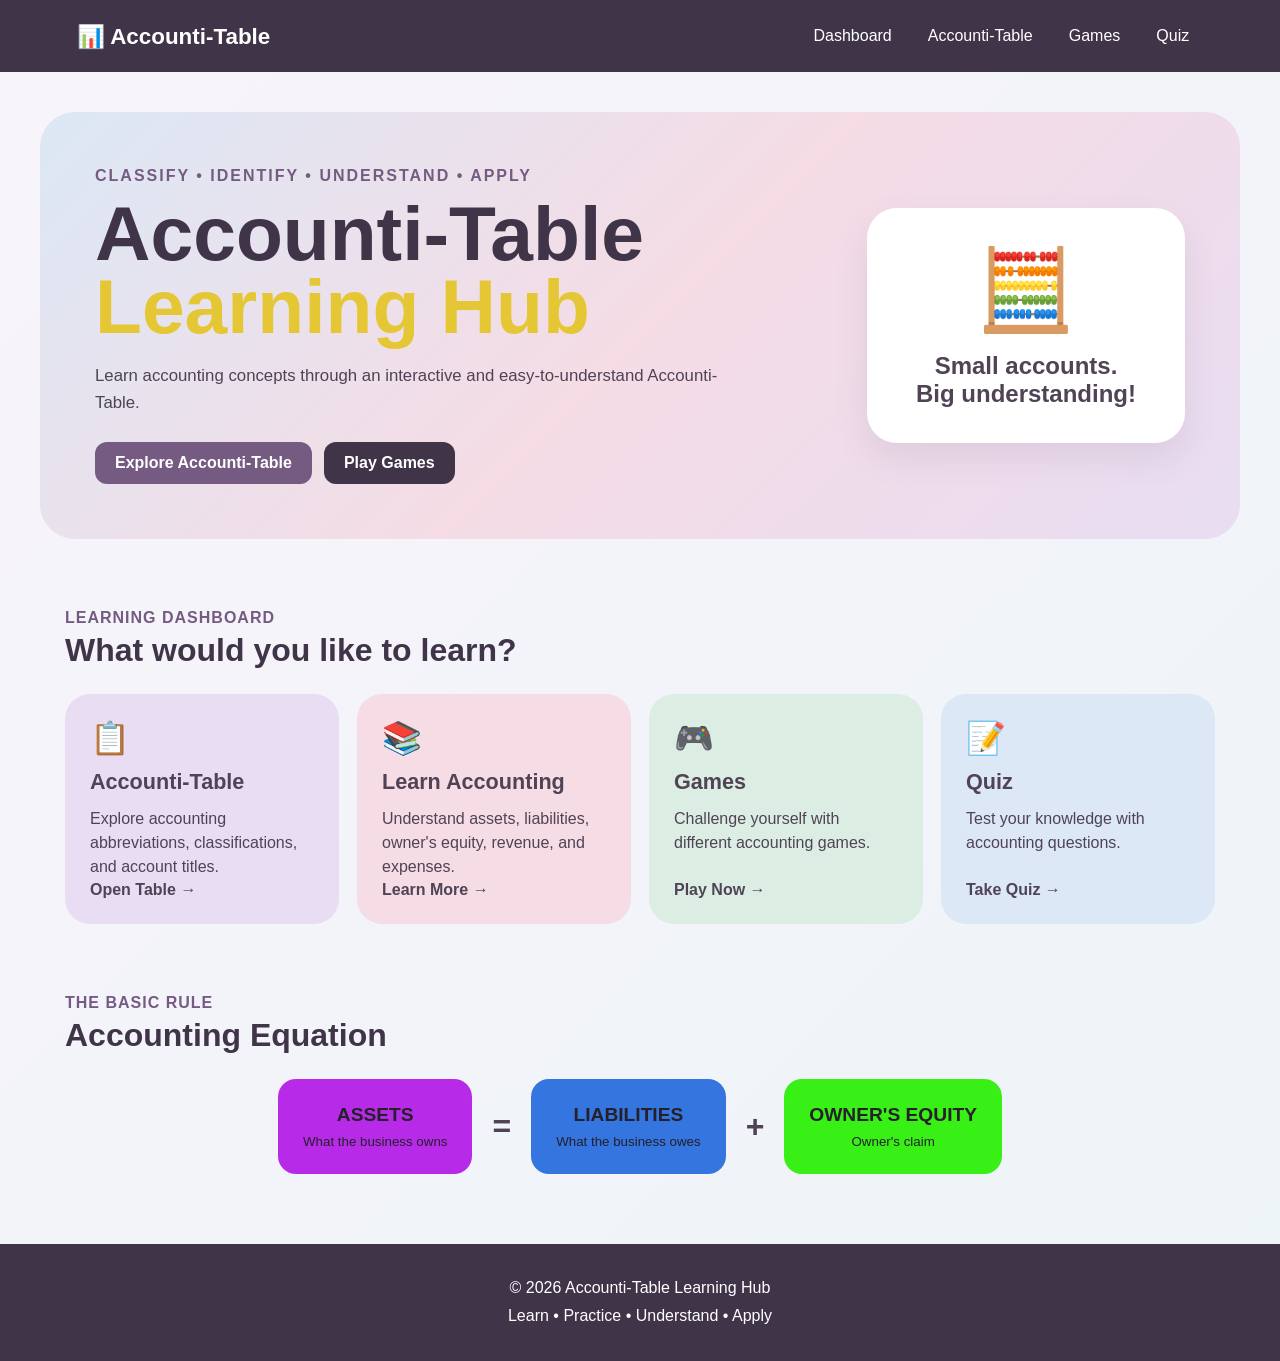
<file: index.html>
<!DOCTYPE html>
<html lang="en">
<head>
    <meta charset="UTF-8">
    <meta name="viewport" content="width=device-width, initial-scale=1.0">
    <title>Accounti-Table Learning Hub</title>
    <link rel="stylesheet" href="style.css">
</head>

<body>

<header>
    <div class="logo">📊 Accounti-Table</div>

    <nav>
        <a href="index.html">Dashboard</a>
        <a href="accountitable.html">Accounti-Table</a>
        <a href="games.html">Games</a>
        <a href="quizzes.html">Quiz</a>
    </nav>
</header>

<main>

<section class="hero">
    <div>
        <p class="tag">CLASSIFY • IDENTIFY • UNDERSTAND • APPLY</p>
        <h1>Accounti-Table<br><span>Learning Hub</span></h1>
        <p>
            Learn accounting concepts through an interactive and
            easy-to-understand Accounti-Table.
        </p>

        <div class="hero-buttons">
            <a href="accountitable.html" class="btn">Explore Accounti-Table</a>
            <a href="games.html" class="btn secondary">Play Games</a>
        </div>
    </div>

    <div class="hero-card">
        <div class="calculator">🧮</div>
        <h2>Small accounts.</h2>
        <h2>Big understanding!</h2>
    </div>
</section>


<section class="section">
    <div class="section-title">
        <p>LEARNING DASHBOARD</p>
        <h2>What would you like to learn?</h2>
    </div>

    <div class="dashboard-grid">

        <a href="accountitable.html" class="dashboard-card asset-card">
            <div class="card-icon">📋</div>
            <h3>Accounti-Table</h3>
            <p>Explore accounting abbreviations, classifications, and account titles.</p>
            <span>Open Table →</span>
        </a>

        <a href="accountitable.html#lessons" class="dashboard-card lesson-card">
            <div class="card-icon">📚</div>
            <h3>Learn Accounting</h3>
            <p>Understand assets, liabilities, owner's equity, revenue, and expenses.</p>
            <span>Learn More →</span>
        </a>

        <a href="games.html" class="dashboard-card game-card">
            <div class="card-icon">🎮</div>
            <h3>Games</h3>
            <p>Challenge yourself with different accounting games.</p>
            <span>Play Now →</span>
        </a>

        <a href="quizzes.html" class="dashboard-card quiz-card">
            <div class="card-icon">📝</div>
            <h3>Quiz</h3>
            <p>Test your knowledge with accounting questions.</p>
            <span>Take Quiz →</span>
        </a>

    </div>
</section>


<section class="equation-section">
    <div class="section-title">
        <p>THE BASIC RULE</p>
        <h2>Accounting Equation</h2>
    </div>

    <div class="equation">
        <div class="equation-box assets">
            <strong>ASSETS</strong>
            <small>What the business owns</small>
        </div>

        <span>=</span>

        <div class="equation-box liabilities">
            <strong>LIABILITIES</strong>
            <small>What the business owes</small>
        </div>

        <span>+</span>

        <div class="equation-box equity">
            <strong>OWNER'S EQUITY</strong>
            <small>Owner's claim</small>
        </div>
    </div>
</section>

</main>


<footer>
    <p>© 2026 Accounti-Table Learning Hub</p>
    <p>Learn • Practice • Understand • Apply</p>
</footer>

<script src="script.js"></script>
</body>
</html>
</file>
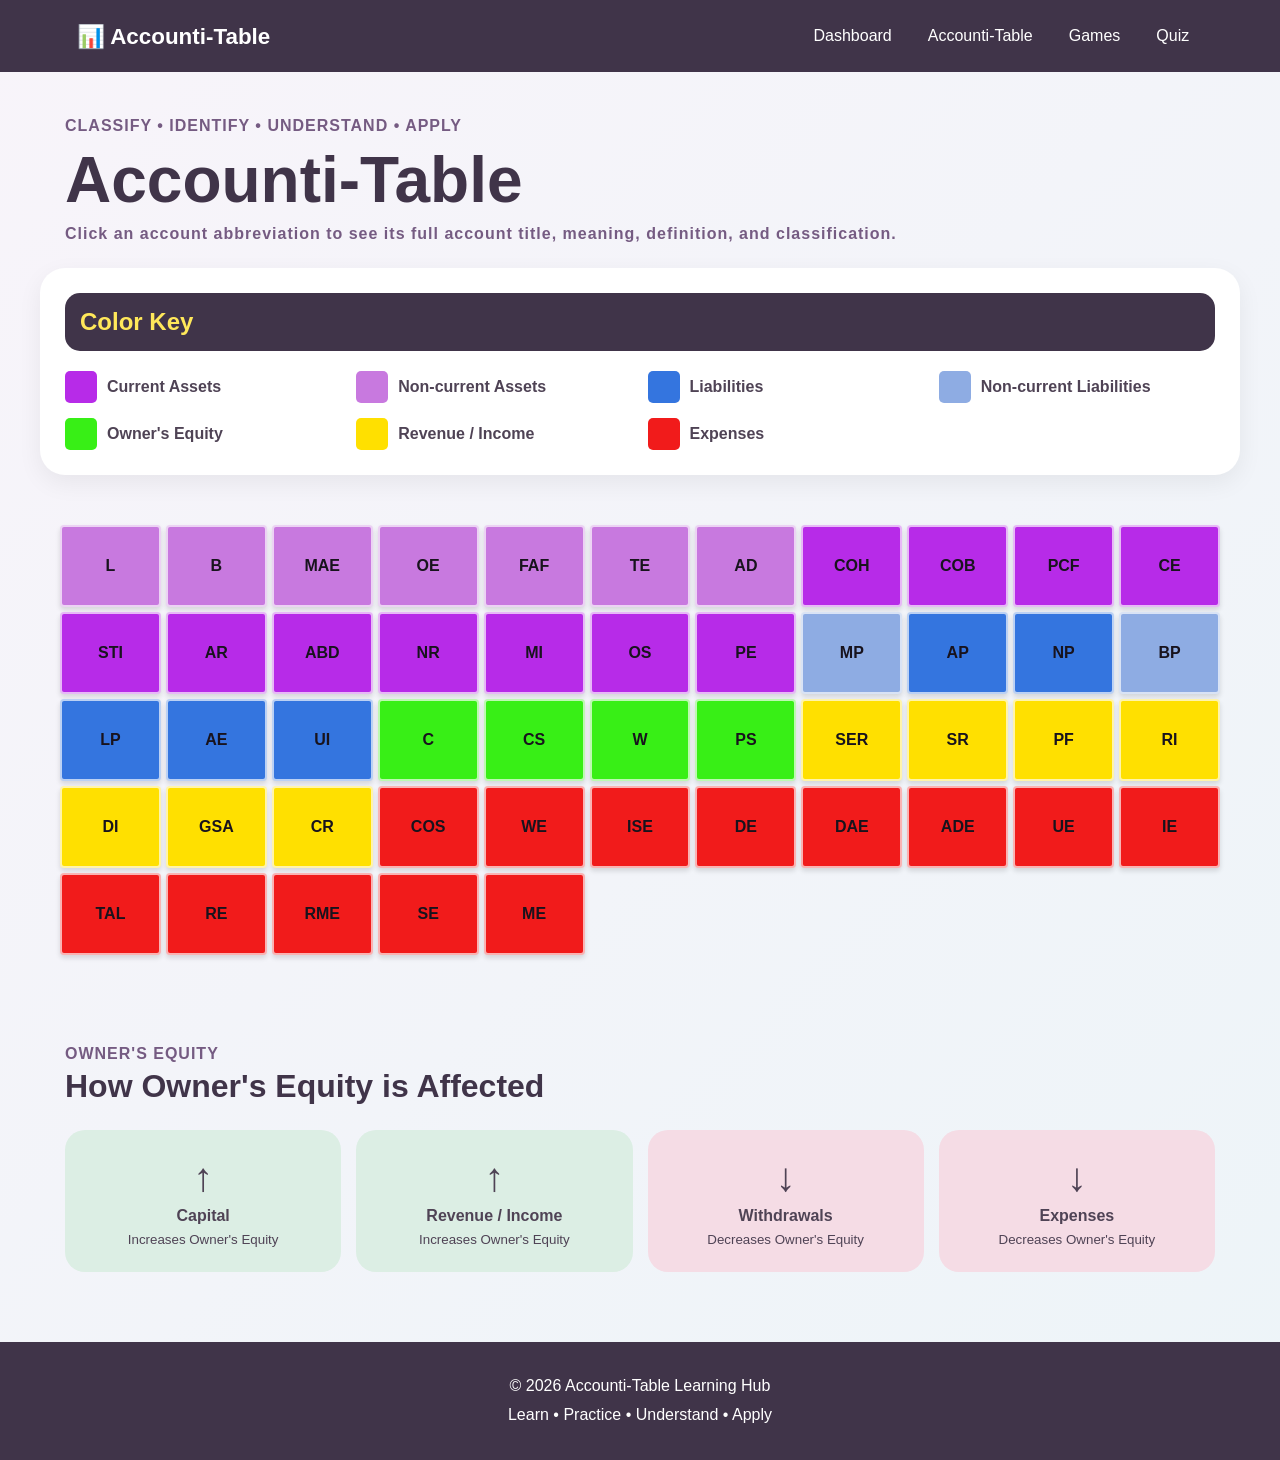
<file: accountitable.html>
<!DOCTYPE html>
<html lang="en">
<head>
    <meta charset="UTF-8">
    <meta name="viewport" content="width=device-width, initial-scale=1.0">

    <title>Accounti-Table</title>

    <link rel="stylesheet" href="style.css">
</head>

<body>

<header>

    <div class="logo">
        📊 Accounti-Table
    </div>

    <nav>
        <a href="index.html">Dashboard</a>
        <a href="accountitable.html">Accounti-Table</a>
        <a href="games.html">Games</a>
        <a href="quizzes.html">Quiz</a>
    </nav>

</header>


<main>

<!-- PAGE TITLE -->

<section class="page-heading">

    <p>CLASSIFY • IDENTIFY • UNDERSTAND • APPLY</p>

    <h1>Accounti-Table</h1>

    <p>
        Click an account abbreviation to see its full account title,
        meaning, definition, and classification.
    </p>

</section>


<!-- COLOR KEY -->

<section class="reference-section">

    <h2>Color Key</h2>

    <div class="color-key">

        <div>
            <span class="color-box current-assets"></span>
            <p>Current Assets</p>
        </div>

        <div>
            <span class="color-box noncurrent-assets"></span>
            <p>Non-current Assets</p>
        </div>

        <div>
            <span class="color-box liabilities"></span>
            <p>Liabilities</p>
        </div>

        <div>
            <span class="color-box noncurrent-liabilities"></span>
            <p>Non-current Liabilities</p>
        </div>

        <div>
            <span class="color-box equity"></span>
            <p>Owner's Equity</p>
        </div>

        <div>
            <span class="color-box revenue"></span>
            <p>Revenue / Income</p>
        </div>

        <div>
            <span class="color-box expenses"></span>
            <p>Expenses</p>
        </div>

    </div>

</section>



<!-- ACCOUNT TABLE -->

<section class="table-section">

    <div class="account-table">


        <!-- =========================
             NON-CURRENT ASSETS
        ========================== -->

        <div class="account-card noncurrent-assets"
             data-code="L"
             data-title="Land"
             data-class="Non-current Asset"
             data-definition="Land is a property owned by a business. It may be used for business operations or held as an investment.">
            L
        </div>


        <div class="account-card noncurrent-assets"
             data-code="B"
             data-title="Building"
             data-class="Non-current Asset"
             data-definition="A building is a structure owned and used by a business for its operations.">
            B
        </div>


        <div class="account-card noncurrent-assets"
             data-code="MAE"
             data-title="Machinery and Equipment"
             data-class="Non-current Asset"
             data-definition="Machinery and equipment are long-term resources used by a business in producing goods or providing services.">
            MAE
        </div>


        <div class="account-card noncurrent-assets"
             data-code="OE"
             data-title="Office Equipment"
             data-class="Non-current Asset"
             data-definition="Office equipment consists of long-term equipment used in the daily administrative operations of a business.">
            OE
        </div>


        <div class="account-card noncurrent-assets"
             data-code="FAF"
             data-title="Furniture and Fixture"
             data-class="Non-current Asset"
             data-definition="Furniture and fixtures are long-term physical assets used in the operation and furnishing of a business.">
            FAF
        </div>


        <div class="account-card noncurrent-assets"
             data-code="TE"
             data-title="Transportation Equipment"
             data-class="Non-current Asset"
             data-definition="Transportation equipment includes vehicles and other equipment used to transport people or goods for business purposes.">
            TE
        </div>


        <div class="account-card noncurrent-assets"
             data-code="AD"
             data-title="Accumulated Depreciation"
             data-class="Contra Asset"
             data-definition="Accumulated depreciation represents the total depreciation charged against a long-term asset since it was acquired.">
            AD
        </div>



        <!-- =========================
             CURRENT ASSETS
        ========================== -->

        <div class="account-card current-assets"
             data-code="COH"
             data-title="Cash on Hand"
             data-class="Current Asset"
             data-definition="Cash on hand refers to physical money available in the business, such as bills and coins.">
            COH
        </div>


        <div class="account-card current-assets"
             data-code="COB"
             data-title="Cash on Bank"
             data-class="Current Asset"
             data-definition="Cash on bank refers to money deposited in a bank account that is available for the business to use.">
            COB
        </div>


        <div class="account-card current-assets"
             data-code="PCF"
             data-title="Petty Cash Fund"
             data-class="Current Asset"
             data-definition="Petty cash is a small amount of money kept by a business for minor and immediate expenses.">
            PCF
        </div>


        <div class="account-card current-assets"
             data-code="CE"
             data-title="Cash Equivalent"
             data-class="Current Asset"
             data-definition="Cash equivalents are short-term, highly liquid investments that can easily be converted into cash.">
            CE
        </div>


        <div class="account-card current-assets"
             data-code="STI"
             data-title="Short-Term Investment"
             data-class="Current Asset"
             data-definition="Short-term investments are investments expected to be converted into cash or used within a short period, usually within one year.">
            STI
        </div>


        <div class="account-card current-assets"
             data-code="AR"
             data-title="Accounts Receivable"
             data-class="Current Asset"
             data-definition="Accounts receivable represents money owed to the business by customers who purchased goods or services on credit.">
            AR
        </div>


        <div class="account-card current-assets"
             data-code="ABD"
             data-title="Allowance for Bad Debts"
             data-class="Contra Asset"
             data-definition="Allowance for bad debts is an estimate of the amount of accounts receivable that may not be collected.">
            ABD
        </div>


        <div class="account-card current-assets"
             data-code="NR"
             data-title="Notes Receivable"
             data-class="Current Asset"
             data-definition="Notes receivable represents amounts owed to the business supported by a written promise to pay.">
            NR
        </div>


        <div class="account-card current-assets"
             data-code="MI"
             data-title="Merchandise Inventory"
             data-class="Current Asset"
             data-definition="Merchandise inventory consists of goods purchased by a business for resale to customers.">
            MI
        </div>


        <div class="account-card current-assets"
             data-code="OS"
             data-title="Office Supplies"
             data-class="Current Asset"
             data-definition="Office supplies are materials used in the daily administrative activities of a business.">
            OS
        </div>


        <div class="account-card current-assets"
             data-code="PE"
             data-title="Prepaid Expense"
             data-class="Current Asset"
             data-definition="Prepaid expenses are payments made in advance for goods or services that will benefit the business in the future.">
            PE
        </div>



        <!-- =========================
             LIABILITIES
        ========================== -->

        <div class="account-card noncurrent-liabilities"
             data-code="MP"
             data-title="Mortgage Payable"
             data-class="Non-current Liability"
             data-definition="Mortgage payable is a long-term debt secured by property that the business must pay in the future.">
            MP
        </div>


        <div class="account-card liabilities"
             data-code="AP"
             data-title="Accounts Payable"
             data-class="Current Liability"
             data-definition="Accounts payable represents amounts the business owes to suppliers for goods or services purchased on credit.">
            AP
        </div>


        <div class="account-card liabilities"
             data-code="NP"
             data-title="Notes Payable"
             data-class="Liability"
             data-definition="Notes payable represents a written promise by the business to pay a specific amount of money at a future date.">
            NP
        </div>


        <div class="account-card noncurrent-liabilities"
             data-code="BP"
             data-title="Bonds Payable"
             data-class="Non-current Liability"
             data-definition="Bonds payable represent long-term amounts borrowed by a business through the issuance of bonds.">
            BP
        </div>


        <div class="account-card liabilities"
             data-code="LP"
             data-title="Loan Payable"
             data-class="Liability"
             data-definition="Loan payable represents money borrowed by the business that must be repaid to a lender.">
            LP
        </div>


        <div class="account-card liabilities"
             data-code="AE"
             data-title="Accrued Expense"
             data-class="Current Liability"
             data-definition="Accrued expenses are expenses already incurred by the business but not yet paid.">
            AE
        </div>


        <div class="account-card liabilities"
             data-code="UI"
             data-title="Unearned Income"
             data-class="Liability"
             data-definition="Unearned income is money received by a business before the related goods or services have been provided.">
            UI
        </div>



        <!-- =========================
             OWNER'S EQUITY
        ========================== -->

        <div class="account-card equity"
             data-code="C"
             data-title="Capital"
             data-class="Owner's Equity"
             data-definition="Capital represents the owner's investment or claim in the business.">
            C
        </div>


        <div class="account-card equity"
             data-code="CS"
             data-title="Common Stock"
             data-class="Owner's Equity"
             data-definition="Common stock represents ownership in a corporation and gives shareholders a claim on the company's net assets.">
            CS
        </div>


        <div class="account-card equity"
             data-code="W"
             data-title="Withdrawals"
             data-class="Owner's Equity"
             data-definition="Withdrawals are amounts or assets taken by the owner for personal use. Withdrawals decrease owner's equity.">
            W
        </div>


        <div class="account-card equity"
             data-code="PS"
             data-title="Preferred Stock"
             data-class="Owner's Equity"
             data-definition="Preferred stock represents ownership in a corporation and generally gives shareholders preference over common shareholders in certain claims.">
            PS
        </div>



        <!-- =========================
             REVENUE / INCOME
        ========================== -->

        <div class="account-card revenue"
             data-code="SER"
             data-title="Service Revenue"
             data-class="Revenue / Income"
             data-definition="Service revenue is income earned by providing services to customers.">
            SER
        </div>


        <div class="account-card revenue"
             data-code="SR"
             data-title="Sales Revenue"
             data-class="Revenue / Income"
             data-definition="Sales revenue is income earned from selling goods or merchandise to customers.">
            SR
        </div>


        <div class="account-card revenue"
             data-code="PF"
             data-title="Professional Fees"
             data-class="Revenue / Income"
             data-definition="Professional fees are amounts earned by professionals for services they provide to clients.">
            PF
        </div>


        <div class="account-card revenue"
             data-code="RI"
             data-title="Rent Income"
             data-class="Revenue / Income"
             data-definition="Rent income is money earned by a business from allowing others to use its property.">
            RI
        </div>


        <div class="account-card revenue"
             data-code="DI"
             data-title="Dividend Income"
             data-class="Revenue / Income"
             data-definition="Dividend income is income received from investments in shares of another company.">
            DI
        </div>


        <div class="account-card revenue"
             data-code="GSA"
             data-title="Gain on Sales of Assets"
             data-class="Revenue / Income"
             data-definition="Gain on sale of assets occurs when a long-term asset is sold for more than its recorded book value.">
            GSA
        </div>


        <div class="account-card revenue"
             data-code="CR"
             data-title="Commission Revenue"
             data-class="Revenue / Income"
             data-definition="Commission revenue is income earned for providing services or facilitating transactions for another party.">
            CR
        </div>



        <!-- =========================
             EXPENSES
        ========================== -->

        <div class="account-card expenses"
             data-code="COS"
             data-title="Cost of Sales"
             data-class="Expense"
             data-definition="Cost of sales represents the cost of merchandise or goods that have been sold to customers.">
            COS
        </div>


        <div class="account-card expenses"
             data-code="WE"
             data-title="Wages Expense"
             data-class="Expense"
             data-definition="Wages expense represents the cost of employee labor paid or owed by the business.">
            WE
        </div>


        <div class="account-card expenses"
             data-code="ISE"
             data-title="Insurance Expense"
             data-class="Expense"
             data-definition="Insurance expense is the cost incurred for insurance coverage during an accounting period.">
            ISE
        </div>


        <div class="account-card expenses"
             data-code="DE"
             data-title="Depreciation Expense"
             data-class="Expense"
             data-definition="Depreciation expense is the portion of the cost of a long-term asset allocated as an expense over its useful life.">
            DE
        </div>


        <div class="account-card expenses"
             data-code="DAE"
             data-title="Doubtful Account Expense"
             data-class="Expense"
             data-definition="Doubtful account expense represents the estimated amount of credit sales that may not be collected.">
            DAE
        </div>


        <div class="account-card expenses"
             data-code="ADE"
             data-title="Advertising Expense"
             data-class="Expense"
             data-definition="Advertising expense is the cost of promoting the products, services, or business to customers.">
            ADE
        </div>


        <div class="account-card expenses"
             data-code="UE"
             data-title="Utilities Expense"
             data-class="Expense"
             data-definition="Utilities expense represents costs for services such as electricity, water, internet, or similar utilities used by the business.">
            UE
        </div>


        <div class="account-card expenses"
             data-code="IE"
             data-title="Interest Expense"
             data-class="Expense"
             data-definition="Interest expense is the cost incurred from borrowing money.">
            IE
        </div>


        <div class="account-card expenses"
             data-code="TAL"
             data-title="Taxes and License Expense"
             data-class="Expense"
             data-definition="Taxes and license expense represents costs paid for taxes, permits, and business licenses.">
            TAL
        </div>


        <div class="account-card expenses"
             data-code="RE"
             data-title="Rent Expense"
             data-class="Expense"
             data-definition="Rent expense is the cost of using property or facilities owned by another party.">
            RE
        </div>


        <div class="account-card expenses"
             data-code="RME"
             data-title="Repairs and Maintenance Expense"
             data-class="Expense"
             data-definition="Repairs and maintenance expense represents costs incurred to maintain or repair business property and equipment.">
            RME
        </div>


        <div class="account-card expenses"
             data-code="SE"
             data-title="Supplies Expense"
             data-class="Expense"
             data-definition="Supplies expense represents the cost of supplies that have been used during the accounting period.">
            SE
        </div>


        <div class="account-card expenses"
             data-code="ME"
             data-title="Miscellaneous Expense"
             data-class="Expense"
             data-definition="Miscellaneous expense represents small or other expenses that do not belong to a specific expense category.">
            ME
        </div>

    </div>

</section>



<!-- OWNER'S EQUITY EFFECT -->

<section class="equity-effect">

    <div class="section-title">

        <p>OWNER'S EQUITY</p>

        <h2>How Owner's Equity is Affected</h2>

    </div>


    <div class="effect-grid">

        <div class="effect increase">

            <span>↑</span>

            <strong>Capital</strong>

            <small>
                Increases Owner's Equity
            </small>

        </div>


        <div class="effect increase">

            <span>↑</span>

            <strong>Revenue / Income</strong>

            <small>
                Increases Owner's Equity
            </small>

        </div>


        <div class="effect decrease">

            <span>↓</span>

            <strong>Withdrawals</strong>

            <small>
                Decreases Owner's Equity
            </small>

        </div>


        <div class="effect decrease">

            <span>↓</span>

            <strong>Expenses</strong>

            <small>
                Decreases Owner's Equity
            </small>

        </div>

    </div>

</section>

</main>



<!-- =========================
     ACCOUNT INFORMATION POPUP
========================== -->

<div id="accountModal" class="modal">

    <div class="modal-content">

        <button class="close-modal">
            &times;
        </button>


        <div class="modal-icon">
            📚
        </div>


        <p>ACCOUNT ABBREVIATION</p>

        <h2 id="modalCode">
            L
        </h2>


        <h3 id="modalTitle">
            Land
        </h3>


        <div class="modal-divider"></div>


        <div class="modal-info">

            <strong>Meaning</strong>

            <p id="modalDefinition">
                Land is a property owned by a business.
            </p>

        </div>


        <div class="modal-info">

            <strong>Classification</strong>

            <span id="modalClass">
                Non-current Asset
            </span>

        </div>

    </div>

</div>



<footer>

    <p>
        © 2026 Accounti-Table Learning Hub
    </p>

    <p>
        Learn • Practice • Understand • Apply
    </p>

</footer>



<script>

    /*
    ==========================================
    ACCOUNT BOX CLICK FUNCTION
    ==========================================
    */

    const accountCards =
        document.querySelectorAll(".account-card");

    const modal =
        document.getElementById("accountModal");

    const modalCode =
        document.getElementById("modalCode");

    const modalTitle =
        document.getElementById("modalTitle");

    const modalDefinition =
        document.getElementById("modalDefinition");

    const modalClass =
        document.getElementById("modalClass");

    const closeModal =
        document.querySelector(".close-modal");


    accountCards.forEach(card => {

        card.addEventListener("click", function () {

            /*
            Get information from
            the clicked account box.
            */

            const code =
                this.getAttribute("data-code");

            const title =
                this.getAttribute("data-title");

            const definition =
                this.getAttribute("data-definition");

            const classification =
                this.getAttribute("data-class");


            /*
            Put the information
            inside the popup.
            */

            modalCode.textContent = code;

            modalTitle.textContent = title;

            modalDefinition.textContent =
                definition;

            modalClass.textContent =
                classification;


            /*
            Show popup.
            */

            modal.classList.add("show");

        });

    });


    /*
    CLOSE POPUP
    */

    closeModal.addEventListener("click", function () {

        modal.classList.remove("show");

    });


    /*
    CLOSE WHEN CLICKING
    OUTSIDE THE POPUP
    */

    modal.addEventListener("click", function (event) {

        if (event.target === modal) {

            modal.classList.remove("show");

        }

    });


    /*
    CLOSE USING ESC KEY
    */

    document.addEventListener("keydown", function (event) {

        if (event.key === "Escape") {

            modal.classList.remove("show");

        }

    });

</script>


</body>
</html>
</file>
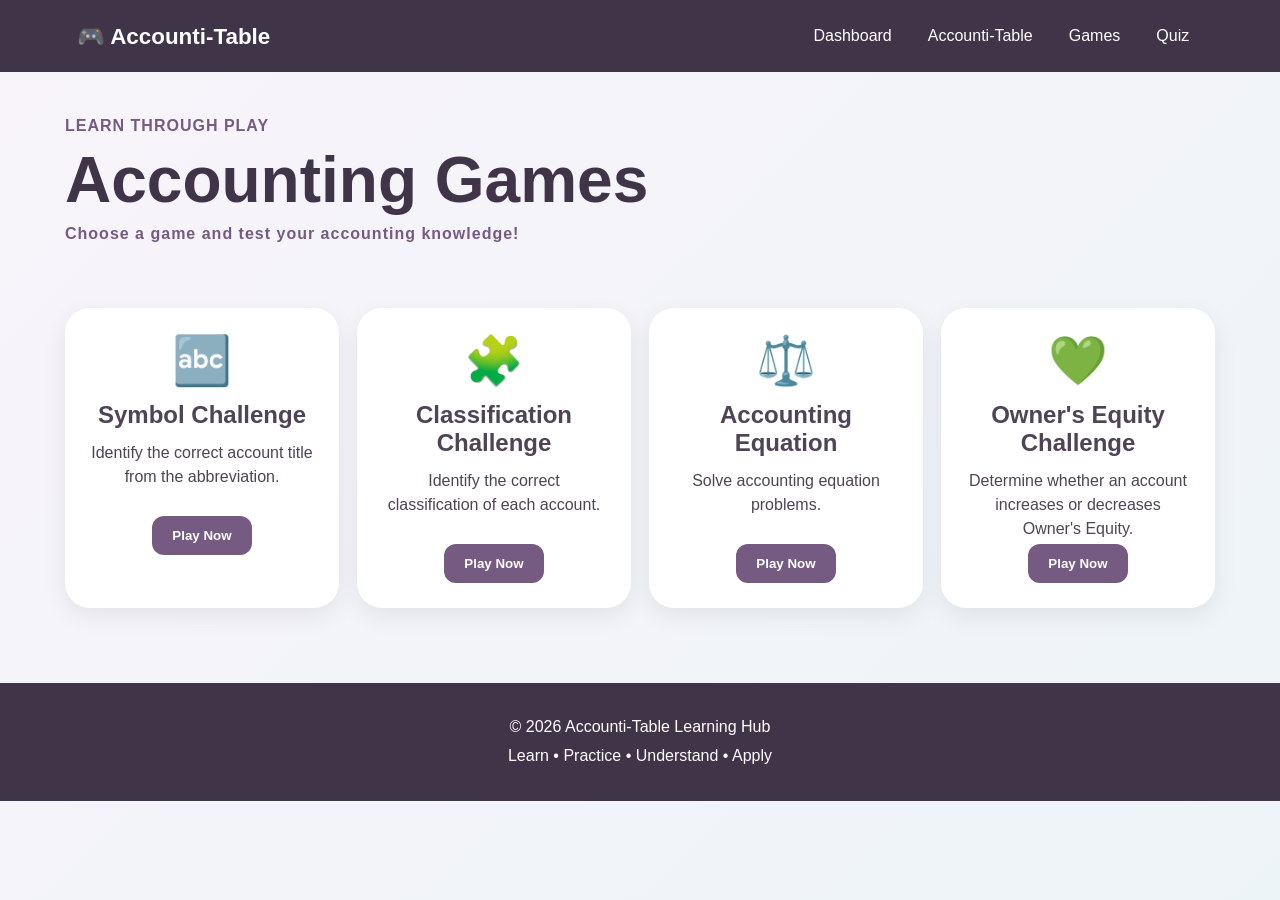
<file: games.html>
<!DOCTYPE html>
<html lang="en">

<head>
    <meta charset="UTF-8">
    <meta name="viewport" content="width=device-width, initial-scale=1.0">

    <title>Accounti-Table Games</title>

    <link rel="stylesheet" href="style.css">
</head>


<body>

<header>

    <div class="logo">
        🎮 Accounti-Table
    </div>

    <nav>
        <a href="index.html">Dashboard</a>
        <a href="accountitable.html">Accounti-Table</a>
        <a href="games.html">Games</a>
        <a href="quizzes.html">Quiz</a>
    </nav>

</header>


<main>

<section class="page-heading">

    <p>LEARN THROUGH PLAY</p>

    <h1>Accounting Games</h1>

    <p>
        Choose a game and test your accounting knowledge!
    </p>

</section>



<!-- =========================
     GAME CATEGORIES
========================== -->

<section id="gameMenu" class="game-menu">


    <div class="game-choice">

        <div>🔤</div>

        <h2>Symbol Challenge</h2>

        <p>
            Identify the correct account title
            from the abbreviation.
        </p>

        <button onclick="chooseGame('symbol')">
            Play Now
        </button>

    </div>



    <div class="game-choice">

        <div>🧩</div>

        <h2>Classification Challenge</h2>

        <p>
            Identify the correct classification
            of each account.
        </p>

        <button onclick="chooseGame('classification')">
            Play Now
        </button>

    </div>



    <div class="game-choice">

        <div>⚖️</div>

        <h2>Accounting Equation</h2>

        <p>
            Solve accounting equation problems.
        </p>

        <button onclick="chooseGame('equation')">
            Play Now
        </button>

    </div>



    <div class="game-choice">

        <div>💚</div>

        <h2>Owner's Equity Challenge</h2>

        <p>
            Determine whether an account increases
            or decreases Owner's Equity.
        </p>

        <button onclick="chooseGame('equity')">
            Play Now
        </button>

    </div>


</section>



<!-- =========================
     PLAYER NAME
========================== -->

<section id="playerSection" class="game-area hidden">

    <div class="player-box">

        <h2>Before we start...</h2>

        <p>
            Enter your name to begin the game.
        </p>

        <input
            type="text"
            id="playerName"
            placeholder="Enter your name"
        >

        <br>

        <button onclick="startGame()">
            Start Game →
        </button>

    </div>

</section>



<!-- =========================
     GAME QUESTIONS
========================== -->

<section id="questionSection" class="game-area hidden">

    <div class="game-panel">


        <div class="game-top">

            <span id="categoryName">
                Game
            </span>

            <span id="scoreDisplay">
                Score: 0
            </span>

        </div>


        <div id="questionNumber"
             class="question-number">
            Question 1
        </div>


        <h2 id="questionText">
            Question
        </h2>


        <div id="answerButtons"
             class="answer-grid">

        </div>


        <p id="feedback"
           class="feedback">
        </p>


        <button
            id="nextButton"
            class="next-btn hidden"
            onclick="nextQuestion()">

            Next →

        </button>

    </div>

</section>



<!-- =========================
     RESULT
========================== -->

<section id="resultSection"
         class="game-area hidden">

    <div class="result-box">

        <h2>🎉 Game Complete!</h2>

        <p id="resultText"></p>

        <br>

        <button onclick="location.reload()">
            Play Again
        </button>

        <br><br>

        <a href="index.html"
           class="btn secondary">

            Back to Dashboard

        </a>

    </div>

</section>

</main>



<footer>

    <p>
        © 2026 Accounti-Table Learning Hub
    </p>

    <p>
        Learn • Practice • Understand • Apply
    </p>

</footer>



<script>

/* ==========================================
   GAME QUESTIONS
========================================== */


const games = {


/* ==========================================
   SYMBOL CHALLENGE
========================================== */

symbol: [

    {
        question: "What does L stand for?",
        answers: [
            "Land",
            "Loan",
            "Liability",
            "License"
        ],
        correct: "Land"
    },


    {
        question: "What does AR stand for?",
        answers: [
            "Asset Revenue",
            "Accounts Receivable",
            "Accounts Revenue",
            "Accrued Revenue"
        ],
        correct: "Accounts Receivable"
    },


    {
        question: "What does AP stand for?",
        answers: [
            "Accounts Payable",
            "Asset Payable",
            "Accounts Purchase",
            "Accrued Property"
        ],
        correct: "Accounts Payable"
    },


    {
        question: "What does PCF stand for?",
        answers: [
            "Personal Cash Fund",
            "Petty Cash Fund",
            "Paid Cash Fund",
            "Petty Credit Fund"
        ],
        correct: "Petty Cash Fund"
    },


    {
        question: "What does NP stand for?",
        answers: [
            "Net Profit",
            "Notes Payable",
            "Non-current Property",
            "Notes Purchase"
        ],
        correct: "Notes Payable"
    },


    {
        question: "What does W stand for?",
        answers: [
            "Wages",
            "Withdrawals",
            "Work Expense",
            "Warranty"
        ],
        correct: "Withdrawals"
    },


    {
        question: "What does SER stand for?",
        answers: [
            "Service Revenue",
            "Sales Expense Revenue",
            "Service Expense Receivable",
            "Sales Earnings Revenue"
        ],
        correct: "Service Revenue"
    },


    {
        question: "What does COS stand for?",
        answers: [
            "Cost of Sales",
            "Cost of Supplies",
            "Cash on Sales",
            "Cost of Services"
        ],
        correct: "Cost of Sales"
    }

],



/* ==========================================
   CLASSIFICATION CHALLENGE
========================================== */

classification: [

    {
        question: "How is Accounts Receivable classified?",
        answers: [
            "Asset",
            "Liability",
            "Revenue",
            "Expense"
        ],
        correct: "Asset"
    },


    {
        question: "How is Accounts Payable classified?",
        answers: [
            "Asset",
            "Liability",
            "Revenue",
            "Expense"
        ],
        correct: "Liability"
    },


    {
        question: "How is Capital classified?",
        answers: [
            "Asset",
            "Liability",
            "Owner's Equity",
            "Expense"
        ],
        correct: "Owner's Equity"
    },


    {
        question: "How is Service Revenue classified?",
        answers: [
            "Asset",
            "Liability",
            "Revenue",
            "Expense"
        ],
        correct: "Revenue"
    },


    {
        question: "How is Wages Expense classified?",
        answers: [
            "Asset",
            "Liability",
            "Owner's Equity",
            "Expense"
        ],
        correct: "Expense"
    },


    {
        question: "How is Land classified?",
        answers: [
            "Revenue",
            "Expense",
            "Asset",
            "Liability"
        ],
        correct: "Asset"
    },


    {
        question: "How is Notes Payable classified?",
        answers: [
            "Asset",
            "Liability",
            "Revenue",
            "Expense"
        ],
        correct: "Liability"
    },


    {
        question: "How are Withdrawals classified?",
        answers: [
            "Owner's Equity",
            "Asset",
            "Revenue",
            "Liability"
        ],
        correct: "Owner's Equity"
    }

],



/* ==========================================
   ACCOUNTING EQUATION
========================================== */

equation: [

    {
        question:
        "If Assets are ₱100,000 and Liabilities are ₱40,000, what is Owner's Equity?",

        answers: [
            "₱40,000",
            "₱60,000",
            "₱100,000",
            "₱140,000"
        ],

        correct: "₱60,000"
    },


    {
        question:
        "If Assets are ₱250,000 and Owner's Equity is ₱150,000, what are Liabilities?",

        answers: [
            "₱50,000",
            "₱100,000",
            "₱150,000",
            "₱400,000"
        ],

        correct: "₱100,000"
    },


    {
        question:
        "Which accounting equation is correct?",

        answers: [
            "Assets = Liabilities + Owner's Equity",
            "Assets = Revenue + Expenses",
            "Equity = Assets + Liabilities",
            "Liabilities = Assets + Equity"
        ],

        correct:
        "Assets = Liabilities + Owner's Equity"
    },


    {
        question:
        "If Liabilities are ₱80,000 and Equity is ₱120,000, what are Assets?",

        answers: [
            "₱40,000",
            "₱80,000",
            "₱120,000",
            "₱200,000"
        ],

        correct: "₱200,000"
    },


    {
        question:
        "A business has Assets of ₱500,000 and Liabilities of ₱200,000. What is Equity?",

        answers: [
            "₱200,000",
            "₱300,000",
            "₱500,000",
            "₱700,000"
        ],

        correct: "₱300,000"
    },


    {
        question:
        "If Equity is ₱90,000 and Liabilities are ₱30,000, what are Assets?",

        answers: [
            "₱60,000",
            "₱90,000",
            "₱120,000",
            "₱150,000"
        ],

        correct: "₱120,000"
    }

],



/* ==========================================
   OWNER'S EQUITY
========================================== */

equity: [

    {
        question:
        "What happens to Owner's Equity when the owner invests additional capital?",

        answers: [
            "It increases",
            "It decreases",
            "It has no effect",
            "It becomes zero"
        ],

        correct: "It increases"
    },


    {
        question:
        "What happens to Owner's Equity when the owner makes a withdrawal?",

        answers: [
            "It increases",
            "It decreases",
            "It doubles",
            "It has no effect"
        ],

        correct: "It decreases"
    },


    {
        question:
        "What is the effect of revenue on Owner's Equity?",

        answers: [
            "It increases Equity",
            "It decreases Equity",
            "It has no effect",
            "It eliminates Equity"
        ],

        correct: "It increases Equity"
    },


    {
        question:
        "What is the effect of expenses on Owner's Equity?",

        answers: [
            "It increases Equity",
            "It decreases Equity",
            "It has no effect",
            "It doubles Equity"
        ],

        correct: "It decreases Equity"
    },


    {
        question:
        "Which account normally decreases Owner's Equity?",

        answers: [
            "Service Revenue",
            "Capital",
            "Withdrawals",
            "Sales Revenue"
        ],

        correct: "Withdrawals"
    },


    {
        question:
        "Which of the following increases Owner's Equity?",

        answers: [
            "Expenses",
            "Withdrawals",
            "Revenue",
            "Accounts Payable"
        ],

        correct: "Revenue"
    }

]

};



/* ==========================================
   GAME VARIABLES
========================================== */

let selectedGame = "";

let playerName = "";

let currentQuestion = 0;

let score = 0;



/* ==========================================
   CHOOSE GAME
========================================== */

function chooseGame(gameType) {

    selectedGame = gameType;

    document
        .getElementById("gameMenu")
        .classList.add("hidden");


    document
        .getElementById("playerSection")
        .classList.remove("hidden");

}



/* ==========================================
   START GAME
========================================== */

function startGame() {

    const nameInput =
        document.getElementById("playerName");


    if (nameInput.value.trim() === "") {

        alert("Please enter your name.");

        return;
    }


    playerName =
        nameInput.value.trim();


    currentQuestion = 0;

    score = 0;


    document
        .getElementById("playerSection")
        .classList.add("hidden");


    document
        .getElementById("questionSection")
        .classList.remove("hidden");


    showQuestion();

}



/* ==========================================
   SHOW QUESTION
========================================== */

function showQuestion() {

    const questions =
        games[selectedGame];


    const question =
        questions[currentQuestion];


    document
        .getElementById("categoryName")
        .textContent =
        getGameName();


    document
        .getElementById("scoreDisplay")
        .textContent =
        "Score: " + score;


    document
        .getElementById("questionNumber")
        .textContent =
        "Question " +
        (currentQuestion + 1) +
        " of " +
        questions.length;


    document
        .getElementById("questionText")
        .textContent =
        question.question;


    const answerButtons =
        document.getElementById(
            "answerButtons"
        );


    answerButtons.innerHTML = "";


    question.answers.forEach(answer => {

        const button =
            document.createElement("button");


        button.textContent = answer;

        button.className =
            "answer-btn";


        button.onclick = function() {

            checkAnswer(
                answer,
                question.correct
            );

        };


        answerButtons.appendChild(button);

    });


    document
        .getElementById("feedback")
        .textContent = "";


    document
        .getElementById("nextButton")
        .classList.add("hidden");

}



/* ==========================================
   CHECK ANSWER
========================================== */

function checkAnswer(
    selectedAnswer,
    correctAnswer
) {

    const buttons =
        document.querySelectorAll(
            "#answerButtons button"
        );


    buttons.forEach(button => {

        button.disabled = true;


        if (
            button.textContent ===
            correctAnswer
        ) {

            button.classList.add(
                "correct"
            );

        }

    });


    if (
        selectedAnswer ===
        correctAnswer
    ) {

        score++;


        document
            .getElementById("feedback")
            .textContent =
            "Correct! 🎉";


    } else {

        document
            .getElementById("feedback")
            .textContent =
            "Incorrect. The correct answer is " +
            correctAnswer +
            ".";


        buttons.forEach(button => {

            if (
                button.textContent ===
                selectedAnswer
            ) {

                button.classList.add(
                    "incorrect"
                );

            }

        });

    }


    document
        .getElementById("scoreDisplay")
        .textContent =
        "Score: " + score;


    document
        .getElementById("nextButton")
        .classList.remove("hidden");

}



/* ==========================================
   NEXT QUESTION
========================================== */

function nextQuestion() {

    currentQuestion++;


    if (
        currentQuestion >=
        games[selectedGame].length
    ) {

        finishGame();

        return;
    }


    showQuestion();

}



/* ==========================================
   FINISH GAME
========================================== */

function finishGame() {

    const total =
        games[selectedGame].length;


    document
        .getElementById("questionSection")
        .classList.add("hidden");


    document
        .getElementById("resultSection")
        .classList.remove("hidden");


    document
        .getElementById("resultText")
        .textContent =

        playerName +
        ", you scored " +
        score +
        " out of " +
        total +
        "!";
}



/* ==========================================
   GAME NAME
========================================== */

function getGameName() {

    if (selectedGame === "symbol") {

        return "🔤 Symbol Challenge";

    }


    if (
        selectedGame ===
        "classification"
    ) {

        return "🧩 Classification Challenge";

    }


    if (selectedGame === "equation") {

        return "⚖️ Accounting Equation";

    }


    if (selectedGame === "equity") {

        return "💚 Owner's Equity Challenge";

    }

}

</script>

</body>

</html>
</file>
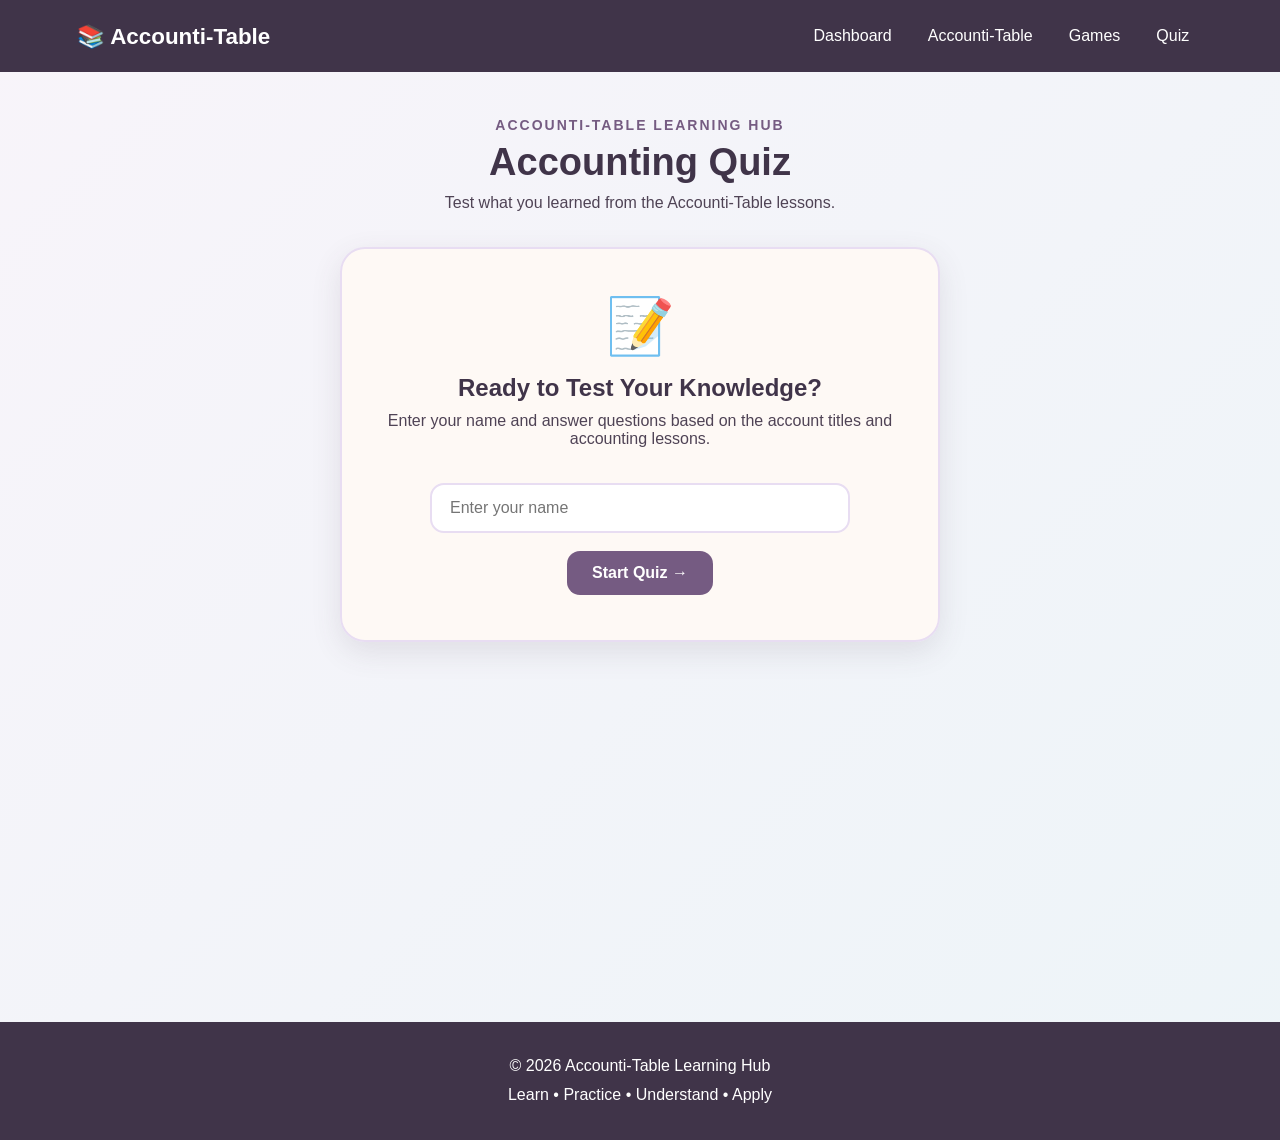
<file: quizzes.html>
<!DOCTYPE html>
<html lang="en">
<head>
    <meta charset="UTF-8">
    <meta name="viewport" content="width=device-width, initial-scale=1.0">

    <title>Accounti-Table Quiz</title>

    <link rel="stylesheet" href="style.css">

    <style>
        /* =========================
           QUIZ PAGE
        ========================= */

        .quiz-page {
            min-height: 100vh;
            padding: 45px 20px;
        }

        .quiz-header {
            text-align: center;
            max-width: 750px;
            margin: 0 auto 30px;
        }

        .quiz-header .small-title {
            color: var(--purple);
            font-size: 14px;
            font-weight: 700;
            letter-spacing: 2px;
            margin-bottom: 8px;
        }

        .quiz-header h1 {
            color: var(--dark-purple);
            font-size: 38px;
            margin: 0 0 10px;
        }

        .quiz-header p {
            color: var(--dark);
            margin: 0;
        }

        /* START SCREEN */

        .quiz-start-card {
            max-width: 600px;
            margin: 35px auto;
            background: rgba(255, 250, 245, 0.95);
            border-radius: 25px;
            padding: 45px 35px;
            text-align: center;
            box-shadow: 0 10px 30px rgba(79, 67, 85, 0.12);
            border: 2px solid var(--lavender);
        }

        .quiz-icon {
            font-size: 55px;
            margin-bottom: 15px;
        }

        .quiz-start-card h2 {
            color: var(--dark-purple);
            margin-bottom: 10px;
        }

        .quiz-start-card p {
            color: var(--dark);
            margin-bottom: 25px;
        }

        .quiz-name-input {
            width: 100%;
            max-width: 420px;
            padding: 14px 18px;
            border: 2px solid var(--lavender);
            border-radius: 14px;
            outline: none;
            font-size: 16px;
            background: white;
            color: var(--dark);
            margin-bottom: 18px;
        }

        .quiz-name-input:focus {
            border-color: var(--purple);
        }

        .start-quiz-btn,
        .next-btn,
        .try-again-btn {
            border: none;
            padding: 13px 25px;
            border-radius: 13px;
            background: var(--purple);
            color: white;
            font-size: 16px;
            font-weight: 700;
            cursor: pointer;
            transition: 0.2s;
        }

        .start-quiz-btn:hover,
        .next-btn:hover,
        .try-again-btn:hover {
            transform: translateY(-2px);
            opacity: 0.9;
        }

        /* QUIZ CONTAINER */

        .quiz-container {
            max-width: 800px;
            margin: 35px auto;
        }

        .quiz-card {
            background: rgba(255, 250, 245, 0.97);
            border-radius: 25px;
            padding: 30px;
            box-shadow: 0 10px 30px rgba(79, 67, 85, 0.12);
            border: 2px solid var(--lavender);
        }

        .quiz-info {
            display: flex;
            justify-content: space-between;
            align-items: center;
            margin-bottom: 15px;
            color: var(--dark-purple);
            font-weight: 700;
        }

        /* PROGRESS */

        .progress-container {
            width: 100%;
            height: 10px;
            background: var(--lavender);
            border-radius: 20px;
            overflow: hidden;
            margin-bottom: 30px;
        }

        .progress-bar {
            height: 100%;
            width: 0%;
            background: var(--purple);
            border-radius: 20px;
            transition: width 0.3s ease;
        }

        /* QUESTION */

        .question-number {
            color: var(--purple);
            font-size: 14px;
            font-weight: 700;
            margin-bottom: 8px;
        }

        .question-text {
            font-size: 24px;
            line-height: 1.4;
            color: var(--dark-purple);
            margin-bottom: 25px;
        }

        /* ANSWERS */

        .quiz-answers {
            display: grid;
            grid-template-columns: 1fr 1fr;
            gap: 14px;
        }

        .answer-btn {
            padding: 17px;
            border: 2px solid var(--lavender);
            border-radius: 15px;
            background: white;
            color: var(--dark);
            font-size: 16px;
            text-align: left;
            cursor: pointer;
            transition: 0.2s;
        }

        .answer-btn:hover:not(:disabled) {
            border-color: var(--purple);
            background: var(--lavender);
            transform: translateY(-2px);
        }

        .answer-btn:disabled {
            cursor: default;
        }

        .answer-btn.correct {
            border-color: #72b987;
            background: #dceee4;
            color: #315d3e;
            font-weight: 700;
        }

        .answer-btn.incorrect {
            border-color: #d97878;
            background: #f5dce5;
            color: #793b3b;
            font-weight: 700;
        }

        /* FEEDBACK */

        .quiz-feedback {
            min-height: 25px;
            margin: 22px 0 15px;
            font-weight: 700;
            color: var(--dark);
        }

        .next-wrapper {
            text-align: right;
        }

        /* RESULT */

        .quiz-result {
            max-width: 600px;
            margin: 35px auto;
            background: rgba(255, 250, 245, 0.97);
            border-radius: 25px;
            padding: 45px 30px;
            text-align: center;
            box-shadow: 0 10px 30px rgba(79, 67, 85, 0.12);
            border: 2px solid var(--lavender);
        }

        .result-trophy {
            font-size: 65px;
        }

        .quiz-result h2 {
            color: var(--dark-purple);
            font-size: 30px;
        }

        .final-score {
            font-size: 22px;
            font-weight: 700;
            color: var(--purple);
        }

        .score-message {
            color: var(--dark);
            margin-bottom: 25px;
        }

        .hidden {
            display: none !important;
        }

        /* MOBILE */

        @media (max-width: 650px) {

            .quiz-page {
                padding: 30px 15px;
            }

            .quiz-header h1 {
                font-size: 30px;
            }

            .quiz-card {
                padding: 22px;
            }

            .quiz-answers {
                grid-template-columns: 1fr;
            }

            .question-text {
                font-size: 20px;
            }

            .quiz-info {
                font-size: 14px;
            }

            .quiz-start-card {
                padding: 35px 22px;
            }
        }
    </style>
</head>

<body>

<header>
    <div class="logo">📚 Accounti-Table</div>

    <nav>
        <a href="index.html">Dashboard</a>
        <a href="accountitable.html">Accounti-Table</a>
        <a href="games.html">Games</a>
        <a href="quizzes.html">Quiz</a>
    </nav>
</header>


<main class="quiz-page">

    <!-- QUIZ HEADER -->

    <section class="quiz-header">

        <p class="small-title">ACCOUNTI-TABLE LEARNING HUB</p>

        <h1>Accounting Quiz</h1>

        <p>
            Test what you learned from the Accounti-Table lessons.
        </p>

    </section>


    <!-- START QUIZ -->

    <section id="quizStart" class="quiz-start-card">

        <div class="quiz-icon">📝</div>

        <h2>Ready to Test Your Knowledge?</h2>

        <p>
            Enter your name and answer questions based on the
            account titles and accounting lessons.
        </p>

        <input
            type="text"
            id="quizPlayerName"
            class="quiz-name-input"
            placeholder="Enter your name"
            maxlength="30"
        >

        <br>

        <button
            class="start-quiz-btn"
            onclick="startQuiz()"
        >
            Start Quiz →
        </button>

    </section>


    <!-- QUIZ -->

    <section id="quizSection" class="quiz-container hidden">

        <div class="quiz-card">

            <div class="quiz-info">

                <span id="quizProgress">
                    Question 1 of 10
                </span>

                <span id="quizScore">
                    Score: 0
                </span>

            </div>


            <div class="progress-container">

                <div
                    id="progressBar"
                    class="progress-bar"
                ></div>

            </div>


            <p
                id="questionNumber"
                class="question-number"
            >
                QUESTION 1
            </p>


            <h2
                id="quizQuestion"
                class="question-text"
            >
                Question
            </h2>


            <div
                id="quizAnswers"
                class="quiz-answers"
            ></div>


            <p
                id="quizFeedback"
                class="quiz-feedback"
            ></p>


            <div class="next-wrapper">

                <button
                    id="quizNext"
                    class="next-btn hidden"
                    onclick="nextQuizQuestion()"
                >
                    Next →
                </button>

            </div>

        </div>

    </section>


    <!-- RESULT -->

    <section
        id="quizResult"
        class="quiz-result hidden"
    >

        <div class="result-trophy">🏆</div>

        <h2>Quiz Complete!</h2>

        <p
            id="finalScore"
            class="final-score"
        ></p>

        <p
            id="scoreMessage"
            class="score-message"
        ></p>

        <button
            class="try-again-btn"
            onclick="location.reload()"
        >
            Try Again
        </button>

    </section>

</main>


<footer>

    <p>© 2026 Accounti-Table Learning Hub</p>

    <p>Learn • Practice • Understand • Apply</p>

</footer>


<script>

/* ==========================================
   ACCOUNTI-TABLE QUIZ QUESTIONS
   BASED ON OUR LESSONS
========================================== */

const quizQuestions = [

    {
        question: "What does the account title \"L\" represent?",
        answers: [
            "Loan Payable",
            "Land",
            "Liability",
            "Lease Expense"
        ],
        correct: "Land"
    },

    {
        question: "Which account is classified as a current asset?",
        answers: [
            "Building",
            "Land",
            "Accounts Receivable",
            "Mortgage Payable"
        ],
        correct: "Accounts Receivable"
    },

    {
        question: "What does \"AP\" stand for in the Accounti-Table?",
        answers: [
            "Accounts Payable",
            "Accounts Premium",
            "Asset Payable",
            "Accrued Property"
        ],
        correct: "Accounts Payable"
    },

    {
        question: "Which account belongs to Owner's Equity?",
        answers: [
            "Accounts Receivable",
            "Capital",
            "Service Revenue",
            "Utilities Expense"
        ],
        correct: "Capital"
    },

    {
        question: "What does the account title \"W\" represent?",
        answers: [
            "Wages Expense",
            "Withdrawals",
            "Warranty Payable",
            "Work Equipment"
        ],
        correct: "Withdrawals"
    },

    {
        question: "Which of the following is a revenue account?",
        answers: [
            "Rent Expense",
            "Sales Revenue",
            "Accounts Payable",
            "Office Supplies"
        ],
        correct: "Sales Revenue"
    },

    {
        question: "What does \"DE\" represent?",
        answers: [
            "Dividend Equity",
            "Depreciation Expense",
            "Deferred Equity",
            "Debt Expense"
        ],
        correct: "Depreciation Expense"
    },

    {
        question: "Which account represents money owed by customers to the business?",
        answers: [
            "Accounts Payable",
            "Accounts Receivable",
            "Notes Payable",
            "Capital"
        ],
        correct: "Accounts Receivable"
    },

    {
        question: "Which of the following is classified as an expense?",
        answers: [
            "Commission Revenue",
            "Service Revenue",
            "Advertising Expense",
            "Capital"
        ],
        correct: "Advertising Expense"
    },

    {
        question: "Which accounting equation is taught in the Accounti-Table lesson?",
        answers: [
            "Assets = Liabilities + Owner's Equity",
            "Assets = Revenue + Expenses",
            "Liabilities = Assets + Revenue",
            "Owner's Equity = Assets + Expenses"
        ],
        correct: "Assets = Liabilities + Owner's Equity"
    }

];


let quizPlayer = "";
let quizNumber = 0;
let quizScore = 0;


/* ==========================================
   START QUIZ
========================================== */

function startQuiz() {

    const name =
        document
        .getElementById("quizPlayerName")
        .value
        .trim();

    if (name === "") {

        alert("Please enter your name.");

        return;
    }

    quizPlayer = name;

    quizNumber = 0;

    quizScore = 0;

    document
        .getElementById("quizStart")
        .classList
        .add("hidden");

    document
        .getElementById("quizSection")
        .classList
        .remove("hidden");

    showQuizQuestion();
}


/* ==========================================
   SHOW QUESTION
========================================== */

function showQuizQuestion() {

    const current =
        quizQuestions[quizNumber];


    document
        .getElementById("quizProgress")
        .textContent =
        "Question " +
        (quizNumber + 1) +
        " of " +
        quizQuestions.length;


    document
        .getElementById("quizScore")
        .textContent =
        "Score: " +
        quizScore;


    document
        .getElementById("questionNumber")
        .textContent =
        "QUESTION " +
        (quizNumber + 1);


    document
        .getElementById("quizQuestion")
        .textContent =
        current.question;


    const answerContainer =
        document.getElementById(
            "quizAnswers"
        );


    answerContainer.innerHTML = "";


    current.answers.forEach(answer => {

        const button =
            document.createElement("button");


        button.textContent = answer;

        button.className = "answer-btn";


        button.onclick = function() {

            checkQuizAnswer(
                answer,
                current.correct
            );

        };


        answerContainer.appendChild(button);

    });


    document
        .getElementById("quizFeedback")
        .textContent = "";


    document
        .getElementById("quizNext")
        .classList
        .add("hidden");


    updateProgress();
}


/* ==========================================
   CHECK ANSWER
========================================== */

function checkQuizAnswer(
    selected,
    correct
) {

    const buttons =
        document.querySelectorAll(
            "#quizAnswers button"
        );


    buttons.forEach(button => {

        button.disabled = true;


        if (
            button.textContent === correct
        ) {

            button.classList.add(
                "correct"
            );

        }

    });


    if (selected === correct) {

        quizScore++;


        document
            .getElementById("quizFeedback")
            .textContent =
            "Correct! Great job! 🎉";

    } else {

        document
            .getElementById("quizFeedback")
            .textContent =
            "Not quite. The correct answer is: " +
            correct;

        buttons.forEach(button => {

            if (
                button.textContent === selected
            ) {

                button.classList.add(
                    "incorrect"
                );

            }

        });

    }


    document
        .getElementById("quizScore")
        .textContent =
        "Score: " +
        quizScore;


    document
        .getElementById("quizNext")
        .classList
        .remove("hidden");
}


/* ==========================================
   NEXT QUESTION
========================================== */

function nextQuizQuestion() {

    quizNumber++;


    if (
        quizNumber >=
        quizQuestions.length
    ) {

        finishQuiz();

        return;
    }


    showQuizQuestion();
}


/* ==========================================
   PROGRESS BAR
========================================== */

function updateProgress() {

    const percentage =
        ((quizNumber + 1) /
        quizQuestions.length) * 100;


    document
        .getElementById("progressBar")
        .style
        .width =
        percentage + "%";
}


/* ==========================================
   FINISH QUIZ
========================================== */

function finishQuiz() {

    document
        .getElementById("quizSection")
        .classList
        .add("hidden");


    document
        .getElementById("quizResult")
        .classList
        .remove("hidden");


    document
        .getElementById("finalScore")
        .textContent =
        quizPlayer +
        ", your final score is " +
        quizScore +
        " out of " +
        quizQuestions.length +
        ".";


    const percentage =
        (quizScore /
        quizQuestions.length) * 100;


    let message = "";


    if (percentage === 100) {

        message =
            "Perfect score! You really know your Accounti-Table! 🏆";

    } else if (percentage >= 80) {

        message =
            "Excellent! You have a strong understanding of the lessons. 🌟";

    } else if (percentage >= 60) {

        message =
            "Good job! Keep reviewing the Accounti-Table lessons. 💪";

    } else {

        message =
            "Keep practicing! Review the account titles and classifications again. 📚";

    }


    document
        .getElementById("scoreMessage")
        .textContent =
        message;


    saveQuizScore();
}


/* ==========================================
   SAVE LEADERBOARD SCORE
========================================== */

function saveQuizScore() {

    let leaderboard =
        JSON.parse(
            localStorage.getItem(
                "accountiLeaderboard"
            )
        ) || [];


    leaderboard.push({

        name: quizPlayer,

        score: quizScore,

        total: quizQuestions.length,

        activity: "Quiz"

    });


    leaderboard.sort(
        (a, b) =>
        b.score - a.score
    );


    leaderboard =
        leaderboard.slice(0, 10);


    localStorage.setItem(
        "accountiLeaderboard",
        JSON.stringify(leaderboard)
    );
}

</script>

</body>
</html>
</file>
<file: style.css>
:root {
    --lavender: #e8ddf2;
    --pink: #f5dce5;
    --mint: #dceee4;
    --blue: #dce8f5;
    --cream: #fffaf5;

    --purple: #755b82;
    --dark: #4f4355;
    --dark-purple: #403449;

    --gold: #ead6a4;

    --asset: #b72be8;
    --noncurrent-asset: #c879df;

    --liability: #3475df;
    --noncurrent-liability: #8eace3;

    --equity: #38ef16;
    --revenue: #ffe000;
    --expense: #f11b1b;
}

* {
    box-sizing: border-box;
    margin: 0;
    padding: 0;
}

html {
    scroll-behavior: smooth;
}

body {
    font-family: Arial, Helvetica, sans-serif;
    background:
        linear-gradient(135deg, #f8f4fa, #edf4f8);
    color: var(--dark);
    min-height: 100vh;
}

header {
    background: var(--dark-purple);
    color: white;
    padding: 18px 6%;
    display: flex;
    justify-content: space-between;
    align-items: center;
    gap: 20px;
    position: sticky;
    top: 0;
    z-index: 100;
}

.logo {
    font-size: 1.4rem;
    font-weight: 800;
}

nav {
    display: flex;
    gap: 8px;
    flex-wrap: wrap;
    justify-content: center;
}

nav a {
    color: white;
    text-decoration: none;
    padding: 9px 14px;
    border-radius: 20px;
    transition: .2s;
}

nav a:hover {
    background: var(--purple);
}


/* HERO */

.hero {
    max-width: 1200px;
    margin: 40px auto;
    padding: 55px;
    border-radius: 35px;
    background:
        linear-gradient(135deg, #dce8f5, #f5dce5, #e8ddf2);
    display: grid;
    grid-template-columns: 1.4fr .6fr;
    gap: 30px;
    align-items: center;
}

.tag {
    color: var(--purple);
    font-weight: 800;
    letter-spacing: 2px;
    margin-bottom: 12px;
}

.hero h1 {
    font-size: clamp(2.5rem, 6vw, 5rem);
    line-height: .95;
    color: var(--dark-purple);
}

.hero h1 span {
    color: #e5c735;
}

.hero p:not(.tag) {
    margin-top: 20px;
    font-size: 1.05rem;
    max-width: 650px;
    line-height: 1.6;
}

.hero-buttons {
    display: flex;
    gap: 12px;
    margin-top: 25px;
    flex-wrap: wrap;
}

.btn,
button {
    border: none;
    cursor: pointer;
    background: var(--purple);
    color: white;
    padding: 12px 20px;
    border-radius: 12px;
    font-weight: bold;
    text-decoration: none;
    display: inline-block;
    transition: .2s;
}

button:hover,
.btn:hover {
    transform: translateY(-2px);
    opacity: .9;
}

.secondary {
    background: var(--dark-purple);
}

.hero-card {
    background: white;
    border-radius: 30px;
    padding: 35px;
    text-align: center;
    box-shadow: 0 15px 35px #5b4c641c;
}

.calculator {
    font-size: 5rem;
    margin-bottom: 15px;
}


/* GENERAL SECTIONS */

.section,
.equation-section,
.leaderboard-section,
.lesson-section,
.equity-effect {
    max-width: 1200px;
    margin: 70px auto;
    padding: 0 25px;
}

.section-title {
    margin-bottom: 25px;
}

.section-title p,
.page-heading p {
    color: var(--purple);
    font-weight: bold;
    letter-spacing: 1px;
}

.section-title h2 {
    font-size: 2rem;
    color: var(--dark-purple);
    margin-top: 5px;
}


/* DASHBOARD */

.dashboard-grid {
    display: grid;
    grid-template-columns: repeat(4, 1fr);
    gap: 18px;
}

.dashboard-card {
    text-decoration: none;
    color: var(--dark);
    padding: 25px;
    border-radius: 25px;
    min-height: 230px;
    transition: .25s;
    display: flex;
    flex-direction: column;
}

.dashboard-card:hover {
    transform: translateY(-7px);
    box-shadow: 0 15px 30px #00000015;
}

.dashboard-card h3 {
    margin: 12px 0;
    font-size: 1.35rem;
}

.dashboard-card p {
    line-height: 1.5;
    flex: 1;
}

.dashboard-card span {
    font-weight: bold;
}

.asset-card {
    background: var(--lavender);
}

.lesson-card {
    background: var(--pink);
}

.game-card {
    background: var(--mint);
}

.quiz-card {
    background: var(--blue);
}

.card-icon {
    font-size: 2rem;
}


/* EQUATION */

.equation {
    display: flex;
    justify-content: center;
    align-items: center;
    gap: 20px;
    flex-wrap: wrap;
}

.equation > span {
    font-size: 2rem;
    font-weight: bold;
}

.equation-box {
    min-width: 190px;
    padding: 25px;
    border-radius: 18px;
    text-align: center;
    color: #25202a;
}

.equation-box strong {
    display: block;
    font-size: 1.2rem;
}

.equation-box small {
    display: block;
    margin-top: 8px;
}

.equation-box.assets {
    background: var(--asset);
}

.equation-box.liabilities {
    background: var(--liability);
}

.equation-box.equity {
    background: var(--equity);
}


/* LEADERBOARD */

.leaderboard-box {
    background: white;
    border-radius: 20px;
    padding: 20px;
    box-shadow: 0 8px 25px #00000010;
}

.leader-row {
    display: grid;
    grid-template-columns: 50px 1fr 150px 80px;
    padding: 14px;
    border-bottom: 1px solid #eee;
    gap: 10px;
}

.empty-board {
    text-align: center;
    padding: 20px;
}


/* PAGE HEADING */

.page-heading {
    max-width: 1200px;
    margin: 45px auto 25px;
    padding: 0 25px;
}

.page-heading h1 {
    font-size: clamp(2.3rem, 5vw, 4rem);
    color: var(--dark-purple);
    margin: 8px 0;
}


/* ACCOUNT TABLE */

.table-section {
    max-width: 1200px;
    margin: 30px auto;
    padding: 20px;
    overflow-x: auto;
}

.account-table {
    display: grid;
    grid-template-columns: repeat(11, minmax(75px, 1fr));
    gap: 5px;
    min-width: 1000px;
    align-items: center;
}

.account-card {
    min-height: 82px;
    border-radius: 4px;
    display: flex;
    justify-content: center;
    align-items: center;
    text-align: center;
    font-size: 1rem;
    font-weight: 900;
    color: #18131d;
    cursor: pointer;
    border: 2px solid #ffffffaa;
    box-shadow: 0 3px 5px #00000020;
    transition: .2s;
}

.account-card:hover {
    transform: scale(1.06);
    z-index: 2;
    box-shadow: 0 8px 15px #00000025;
}


/* COLORS */

.current-assets {
    background: var(--asset);
}

.noncurrent-assets {
    background: var(--noncurrent-asset);
}

.liabilities {
    background: var(--liability);
}

.noncurrent-liabilities {
    background: var(--noncurrent-liability);
}

.equity {
    background: var(--equity);
}

.revenue {
    background: var(--revenue);
}

.expenses {
    background: var(--expense);
}


/* COLOR KEY */

.reference-section {
    max-width: 1200px;
    margin: 25px auto;
    padding: 25px;
    background: white;
    border-radius: 25px;
    box-shadow: 0 8px 25px #00000010;
}

.reference-section h2 {
    background: var(--dark-purple);
    color: #ffe85a;
    padding: 15px;
    border-radius: 15px;
    margin-bottom: 20px;
}

.color-key {
    display: grid;
    grid-template-columns: repeat(4, 1fr);
    gap: 15px;
}

.color-key div {
    display: flex;
    align-items: center;
    gap: 10px;
    font-weight: bold;
}

.color-box {
    width: 32px;
    height: 32px;
    border-radius: 5px;
    display: inline-block;
}


/* ACCOUNT KEY */

.account-key {
    max-width: 1200px;
    margin: 70px auto;
    padding: 25px;
}

.key-grid {
    display: grid;
    grid-template-columns: 2fr 1fr 1fr 1fr 1.5fr;
    gap: 10px;
}

.key-card {
    background: white;
    border: 5px solid var(--asset);
    border-radius: 15px;
    padding: 15px;
}

.key-card h3 {
    text-align: center;
    margin-bottom: 12px;
}

.key-card p {
    font-size: .78rem;
    line-height: 1.45;
}

.liability-key {
    border-color: var(--liability);
}

.equity-key {
    border-color: var(--equity);
}

.revenue-key {
    border-color: var(--revenue);
}

.expense-key {
    border-color: var(--expense);
}


/* EQUITY EFFECT */

.effect-grid {
    display: grid;
    grid-template-columns: repeat(4, 1fr);
    gap: 15px;
}

.effect {
    padding: 25px;
    border-radius: 20px;
    display: flex;
    flex-direction: column;
    align-items: center;
    text-align: center;
    gap: 7px;
}

.effect span {
    font-size: 2.5rem;
}

.increase {
    background: var(--mint);
}

.decrease {
    background: var(--pink);
}


/* MODAL */

.modal {
    display: none;
    position: fixed;
    inset: 0;
    background: #20172dcc;
    justify-content: center;
    align-items: center;
    z-index: 999;
    padding: 20px;
}

.modal.show {
    display: flex;
}

.modal-content {
    background: var(--cream);
    width: min(450px, 100%);
    padding: 40px;
    border-radius: 30px;
    text-align: center;
    position: relative;
    box-shadow: 0 20px 60px #00000040;
}

.modal-content p {
    color: var(--purple);
    font-weight: bold;
}

.modal-content h2 {
    font-size: 3rem;
    color: var(--dark-purple);
    margin: 10px;
}

.modal-content h3 {
    font-size: 1.5rem;
}

.modal-content span {
    display: inline-block;
    margin-top: 15px;
    background: var(--lavender);
    padding: 8px 15px;
    border-radius: 20px;
}

.close-modal {
    position: absolute;
    right: 15px;
    top: 15px;
    background: none;
    color: var(--dark);
    font-size: 2rem;
    padding: 0;
}


/* GAMES */

.game-menu {
    max-width: 1200px;
    margin: 40px auto;
    padding: 25px;
    display: grid;
    grid-template-columns: repeat(4, 1fr);
    gap: 18px;
}

.game-choice {
    background: white;
    border-radius: 25px;
    padding: 25px;
    text-align: center;
    box-shadow: 0 8px 25px #00000012;
}

.game-choice > div {
    font-size: 3rem;
}

.game-choice h2 {
    margin: 12px 0;
}

.game-choice p {
    min-height: 75px;
    line-height: 1.5;
}

.game-area,
.quiz-container {
    max-width: 850px;
    margin: 30px auto 70px;
    padding: 25px;
}

.player-box,
.quiz-container,
.game-area {
    background: white;
    border-radius: 25px;
    box-shadow: 0 8px 25px #00000012;
}

.player-box {
    padding: 25px;
    text-align: center;
}

input {
    width: min(500px, 100%);
    padding: 13px 15px;
    border: 2px solid var(--lavender);
    border-radius: 12px;
    margin: 10px;
    font-size: 1rem;
}

.game-top,
.quiz-top {
    display: flex;
    justify-content: space-between;
    margin-bottom: 15px;
    font-weight: bold;
}

#gameQuestion,
#quizQuestion {
    margin: 25px 0;
    line-height: 1.4;
}

.answer-grid {
    display: grid;
    grid-template-columns: repeat(2, 1fr);
    gap: 12px;
}

.answer-btn {
    background: var(--lavender);
    color: var(--dark);
    border: 2px solid transparent;
}

.answer-btn:hover {
    border-color: var(--purple);
}

.correct {
    background: var(--mint) !important;
}

.incorrect {
    background: var(--pink) !important;
}

.feedback {
    min-height: 30px;
    margin: 20px 0;
    font-weight: bold;
}

.next-btn {
    background: var(--dark-purple);
}

.progress-bar {
    width: 100%;
    height: 10px;
    background: #eee;
    border-radius: 20px;
    overflow: hidden;
}

#progressFill {
    height: 100%;
    width: 0;
    background: var(--purple);
    transition: .3s;
}

.result-box {
    text-align: center;
    padding: 40px;
}

.result-box h2 {
    margin-bottom: 15px;
}


/* UTILITY */

.hidden {
    display: none !important;
}


/* FOOTER */

footer {
    background: var(--dark-purple);
    color: white;
    text-align: center;
    padding: 30px;
    margin-top: 50px;
    line-height: 1.8;
}


/* RESPONSIVE */

@media (max-width: 1000px) {

    .dashboard-grid,
    .game-menu {
        grid-template-columns: repeat(2, 1fr);
    }

    .key-grid {
        grid-template-columns: repeat(2, 1fr);
    }

    .effect-grid {
        grid-template-columns: repeat(2, 1fr);
    }

    .hero {
        grid-template-columns: 1fr;
    }
}

@media (max-width: 650px) {

    header {
        flex-direction: column;
    }

    nav a {
        font-size: .85rem;
        padding: 7px 9px;
    }

    .hero {
        margin: 20px 12px;
        padding: 30px 20px;
    }

    .dashboard-grid,
    .game-menu,
    .key-grid,
    .effect-grid,
    .color-key {
        grid-template-columns: 1fr;
    }

    .answer-grid {
        grid-template-columns: 1fr;
    }

    .leader-row {
        grid-template-columns: 35px 1fr 70px;
    }

    .leader-row span:nth-child(3) {
        display: none;
    }
}
</file>
